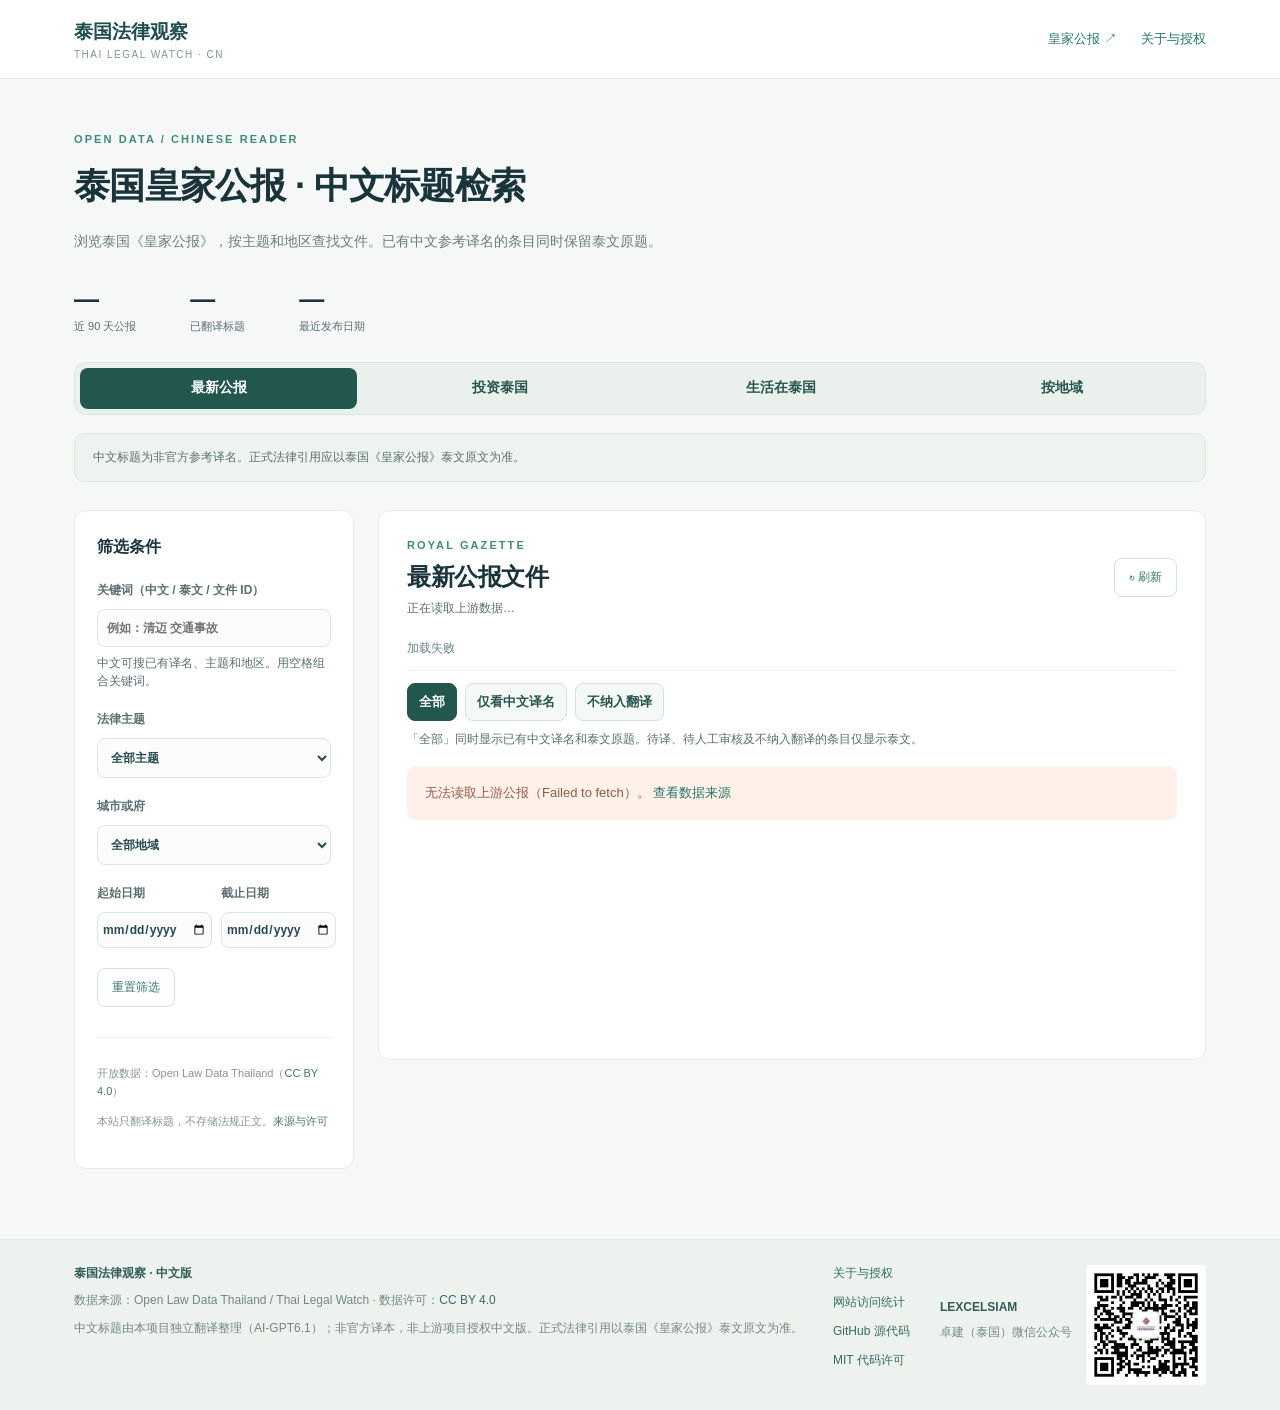
<file: index.html>
<!doctype html>
<html lang="zh-CN">
<head>
<meta charset="utf-8"><meta name="viewport" content="width=device-width,initial-scale=1">
<meta name="description" content="泰国皇家公报法律标题中文阅读版"><title>泰国法律观察｜中文阅读版</title>
<link rel="stylesheet" href="./assets/style.css?v=wechat"><script type="module" src="./assets/app.js?v=glossary"></script>
</head>
<body>
<header><div class="wrap head"><div><strong class="brand">泰国法律观察</strong><small>THAI LEGAL WATCH · CN</small></div><nav><a href="https://ratchakitcha.soc.go.th/" target="_blank" rel="noopener noreferrer">皇家公报 ↗</a><a href="./about.html">关于与授权</a></nav></div></header>
<main class="wrap">
<section class="hero"><div class="eyebrow">OPEN DATA / CHINESE READER</div><h1>泰国皇家公报 · 中文标题检索</h1><p>浏览泰国《皇家公报》，按主题和地区查找文件。已有中文参考译名的条目同时保留泰文原题。</p>
<div class="stats"><div><b id="totalDocs">—</b><span>近 90 天公报</span></div><div><b id="translatedCount">—</b><span>已翻译标题</span></div><div><b id="latestDate">—</b><span>最近发布日期</span></div></div></section>
<nav class="section-nav" aria-label="公报浏览栏目">
  <a href="#gazette" aria-current="page">最新公报</a>
  <a href="#invest">投资泰国</a>
  <a href="#living">生活在泰国</a>
  <a href="#regions">按地域</a>
</nav>
<div class="notice">中文标题为非官方参考译名。正式法律引用应以泰国《皇家公报》泰文原文为准。</div>
<section id="discoveryPanel" class="discovery-panel" aria-labelledby="discoveryTitle" hidden>
  <h2 id="discoveryTitle"></h2>
  <div id="discoveryBody"></div>
</section>
<div class="layout"><aside><div class="pane-title">筛选条件</div><label>关键词（中文 / 泰文 / 文件 ID）<input id="queryInput" type="search" placeholder="例如：清迈 交通事故" aria-describedby="queryHelp"><span id="queryHelp" class="filter-hint">中文可搜已有译名、主题和地区。用空格组合关键词。</span></label><label>法律主题<select id="topicSelect"><option value="">全部主题</option></select></label><label>城市或府<select id="provinceSelect"><option value="">全部地域</option></select></label><div class="dates"><label>起始日期<input id="fromDate" type="date"></label><label>截止日期<input id="toDate" type="date"></label></div><button id="resetButton" class="ghost">重置筛选</button><div class="aside-foot"><p>开放数据：Open Law Data Thailand（<a href="https://creativecommons.org/licenses/by/4.0/" target="_blank" rel="noopener noreferrer">CC BY 4.0</a>）</p><p>本站只翻译标题，不存储法规正文。<a href="./about.html">来源与许可</a></p></div></aside>
<section class="results"><div class="result-head"><div><div class="eyebrow">ROYAL GAZETTE</div><h2 id="resultsTitle">最新公报文件</h2><p id="rangeLabel">正在读取上游数据…</p><p id="updatedLabel"></p></div><button id="refreshButton" class="ghost">↻ 刷新</button></div>
<div class="result-status">
  <span id="statusLabel" role="status">加载中</span>
  <div class="result-counts" id="resultCounts" hidden>
    <span id="countLabel" role="status"></span>
    <span class="scope-help">
      <button class="count-help" type="button" aria-describedby="scope-count-tip" aria-expanded="false">不纳入翻译 <span id="excludedTotal"></span></button>
      <span class="scope-tip" id="scope-count-tip" role="tooltip">不纳入翻译的条目包括人事任免、授衔授勋、个案裁判以及破产和清算个案公告。这些条目保留泰文原题及可用的官方公报链接。</span>
    </span>
    <span id="reviewCount"></span>
  </div>
</div>
<div class="translation-options" role="group" aria-label="翻译显示方式">
  <button type="button" data-translation-mode="all" aria-pressed="true" aria-controls="list">全部</button>
  <button type="button" data-translation-mode="translated" aria-pressed="false" aria-controls="list">仅看中文译名</button>
  <span class="scope-help">
    <button type="button" data-translation-mode="excluded" aria-pressed="false" aria-controls="list" aria-describedby="scope-mode-tip">不纳入翻译</button>
    <span class="scope-tip" id="scope-mode-tip" role="tooltip">不纳入翻译的条目包括人事任免、授衔授勋、个案裁判以及破产和清算个案公告。这些条目保留泰文原题及可用的官方公报链接。</span>
  </span>
</div>
<p class="translation-note">「全部」同时显示已有中文译名和泰文原题。待译、待人工审核及不纳入翻译的条目仅显示泰文。</p>
<div id="errorBox" class="error" hidden></div><div id="list"><p class="loading">正在加载…</p></div><div id="emptyBox" hidden>没有符合条件的记录。</div><div class="more"><button id="moreButton" class="ghost" hidden>加载更多</button></div></section></div>
</main>
<footer><div class="wrap footer-attribution"><div><strong>泰国法律观察 · 中文版</strong><p>数据来源：Open Law Data Thailand / Thai Legal Watch · 数据许可：<a href="https://creativecommons.org/licenses/by/4.0/" target="_blank" rel="noopener noreferrer">CC BY 4.0</a></p><p>中文标题由本项目独立翻译整理（AI-GPT6.1）；非官方译本，非上游项目授权中文版。正式法律引用以泰国《皇家公报》泰文原文为准。</p></div><div class="footer-links"><a href="./about.html">关于与授权</a><a href="./about.html#traffic-summary">网站访问统计</a><a href="https://github.com/zvbo/thai-legal-watch-cn" target="_blank" rel="noopener noreferrer">GitHub 源代码</a><a href="https://github.com/zvbo/thai-legal-watch-cn/blob/main/LICENSE" target="_blank" rel="noopener noreferrer">MIT 代码许可</a></div>
<section class="footer-wechat" aria-label="LEXCELSIAM 微信公众号">
  <div><strong>LEXCELSIAM</strong><p>卓建（泰国）微信公众号</p></div>
  <a class="wechat-qr" href="./assets/lexcelsiam-wechat.jpg">
    <img src="./assets/lexcelsiam-wechat.jpg" width="258" height="258" alt="查看 LEXCELSIAM 微信公众号二维码原图">
  </a>
</section>
</div></footer>
</body></html>
</file>
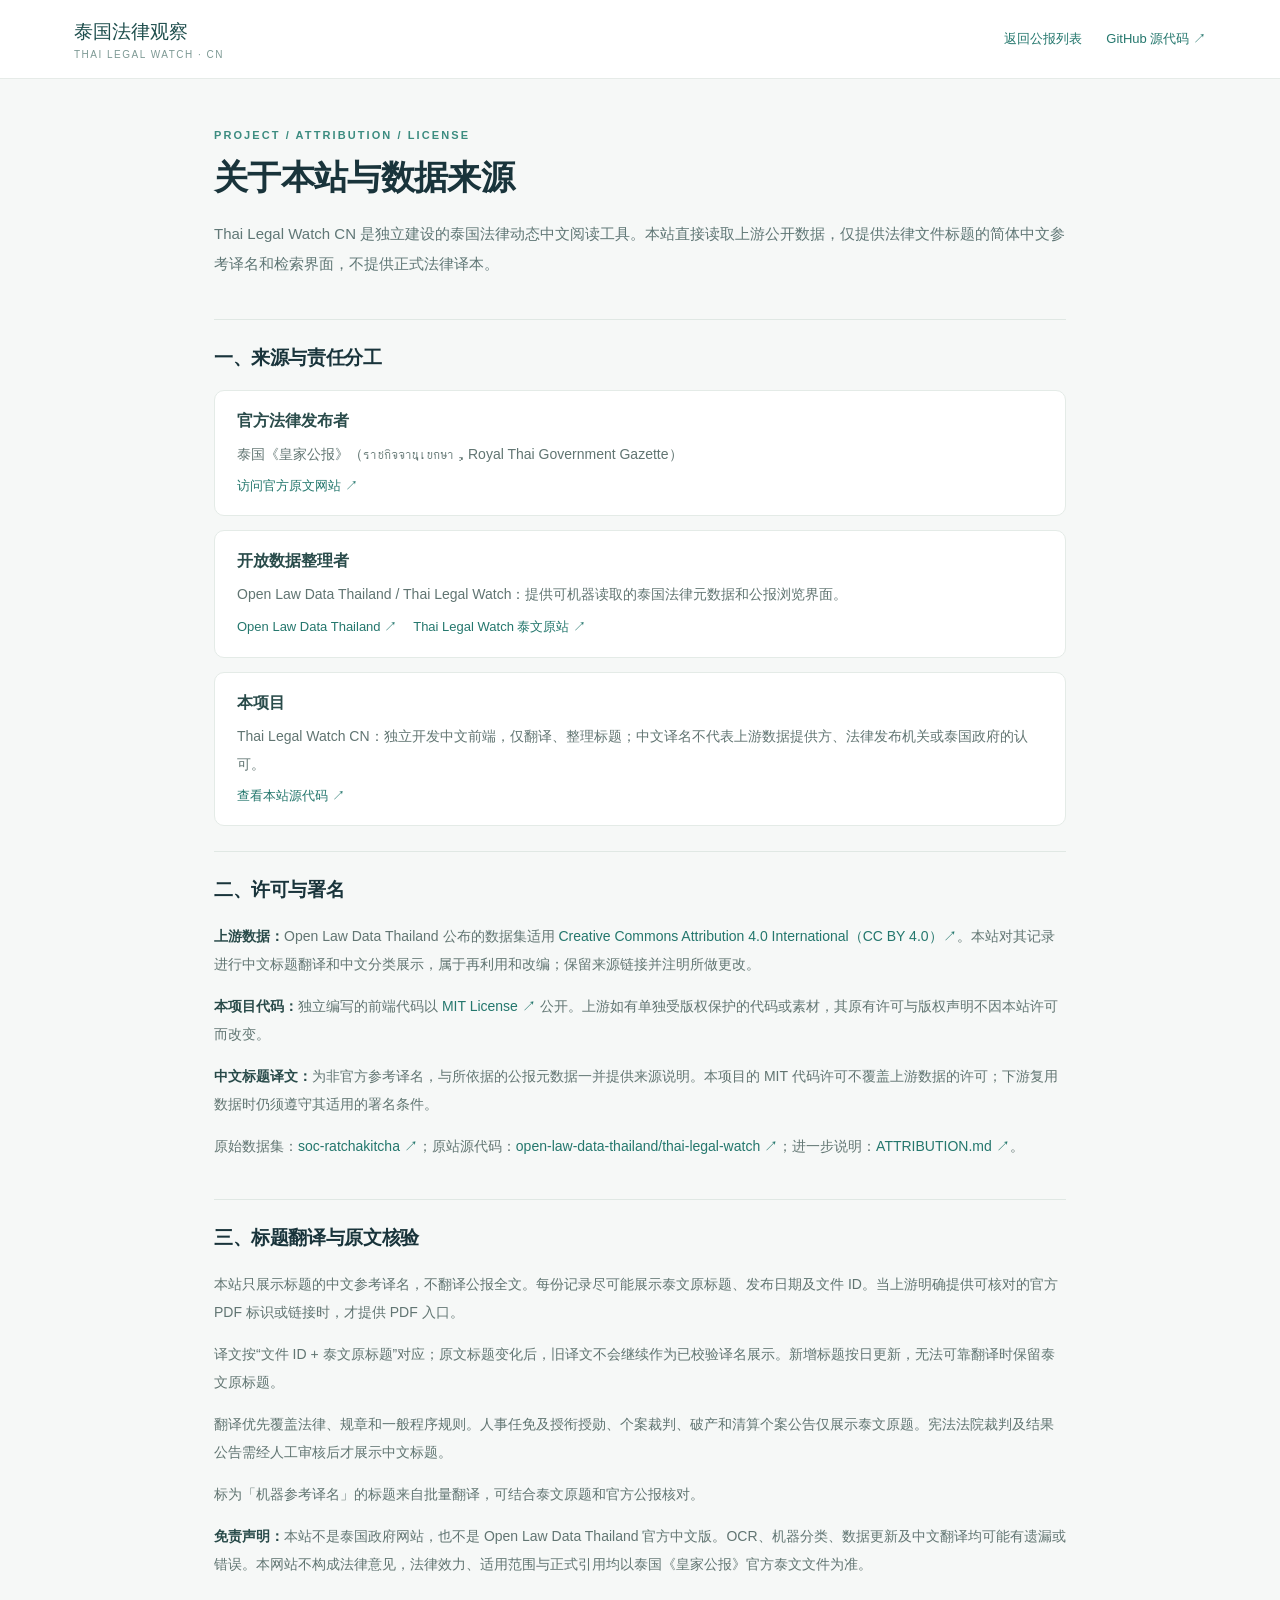
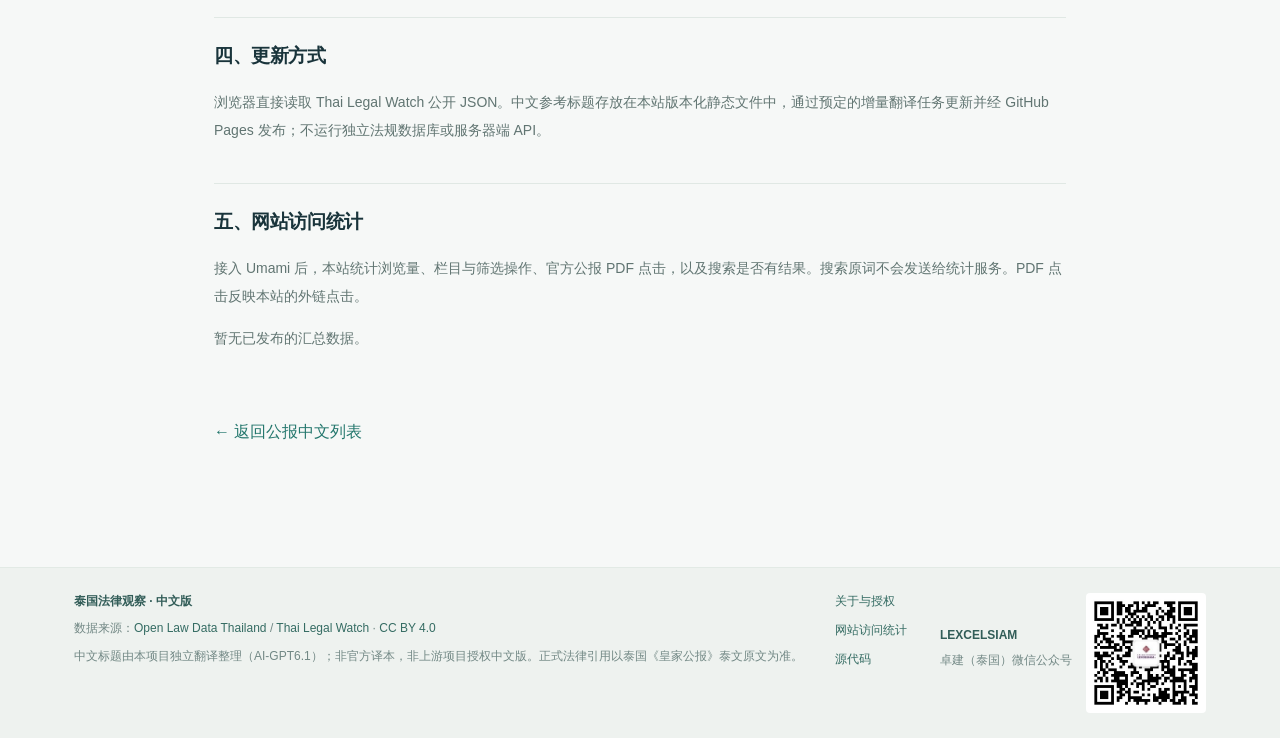
<file: about.html>
<!doctype html>
<html lang="zh-CN">
<head>
<meta charset="utf-8"><meta name="viewport" content="width=device-width,initial-scale=1">
<meta name="description" content="泰国法律观察中文版：项目说明、数据来源、授权及非官方译文声明"><title>关于与授权｜泰国法律观察中文版</title>
<link rel="stylesheet" href="./assets/style.css?v=analytics">
<script type="module" src="./assets/analytics.js?v=1"></script>
</head>
<body>
<header><div class="wrap head"><div><a href="./index.html" class="brand">泰国法律观察</a><small>THAI LEGAL WATCH · CN</small></div><nav><a href="./index.html">返回公报列表</a><a href="https://github.com/zvbo/thai-legal-watch-cn" target="_blank" rel="noopener noreferrer">GitHub 源代码 ↗</a></nav></div></header>
<main class="wrap about-main">
<div class="eyebrow">PROJECT / ATTRIBUTION / LICENSE</div><h1>关于本站与数据来源</h1>
<p class="about-lead">Thai Legal Watch CN 是独立建设的泰国法律动态中文阅读工具。本站直接读取上游公开数据，仅提供法律文件标题的简体中文参考译名和检索界面，不提供正式法律译本。</p>
<section class="about-section"><h2>一、来源与责任分工</h2>
<div class="about-table"><div><strong>官方法律发布者</strong><p>泰国《皇家公报》（ราชกิจจานุเบกษา，Royal Thai Government Gazette）</p><a href="https://ratchakitcha.soc.go.th/" target="_blank" rel="noopener noreferrer">访问官方原文网站 ↗</a></div>
<div><strong>开放数据整理者</strong><p>Open Law Data Thailand / Thai Legal Watch：提供可机器读取的泰国法律元数据和公报浏览界面。</p><a href="https://www.openlawdatathailand.org/" target="_blank" rel="noopener noreferrer">Open Law Data Thailand ↗</a>　<a href="https://thai-legal-watch.openlawdatathailand.org/#/about" target="_blank" rel="noopener noreferrer">Thai Legal Watch 泰文原站 ↗</a></div>
<div><strong>本项目</strong><p>Thai Legal Watch CN：独立开发中文前端，仅翻译、整理标题；中文译名不代表上游数据提供方、法律发布机关或泰国政府的认可。</p><a href="https://github.com/zvbo/thai-legal-watch-cn" target="_blank" rel="noopener noreferrer">查看本站源代码 ↗</a></div></div></section>
<section class="about-section"><h2>二、许可与署名</h2>
<p><strong>上游数据：</strong>Open Law Data Thailand 公布的数据集适用 <a href="https://creativecommons.org/licenses/by/4.0/" target="_blank" rel="noopener noreferrer">Creative Commons Attribution 4.0 International（CC BY 4.0）↗</a>。本站对其记录进行中文标题翻译和中文分类展示，属于再利用和改编；保留来源链接并注明所做更改。</p>
<p><strong>本项目代码：</strong>独立编写的前端代码以 <a href="https://github.com/zvbo/thai-legal-watch-cn/blob/main/LICENSE" target="_blank" rel="noopener noreferrer">MIT License ↗</a> 公开。上游如有单独受版权保护的代码或素材，其原有许可与版权声明不因本站许可而改变。</p>
<p><strong>中文标题译文：</strong>为非官方参考译名，与所依据的公报元数据一并提供来源说明。本项目的 MIT 代码许可不覆盖上游数据的许可；下游复用数据时仍须遵守其适用的署名条件。</p>
<p>原始数据集：<a href="https://huggingface.co/datasets/open-law-data-thailand/soc-ratchakitcha" target="_blank" rel="noopener noreferrer">soc-ratchakitcha ↗</a>；原站源代码：<a href="https://github.com/open-law-data-thailand/thai-legal-watch" target="_blank" rel="noopener noreferrer">open-law-data-thailand/thai-legal-watch ↗</a>；进一步说明：<a href="https://github.com/zvbo/thai-legal-watch-cn/blob/main/ATTRIBUTION.md" target="_blank" rel="noopener noreferrer">ATTRIBUTION.md ↗</a>。</p>
</section>
<section class="about-section"><h2>三、标题翻译与原文核验</h2>
<p>本站只展示标题的中文参考译名，不翻译公报全文。每份记录尽可能展示泰文原标题、发布日期及文件 ID。当上游明确提供可核对的官方 PDF 标识或链接时，才提供 PDF 入口。</p>
<p>译文按“文件 ID + 泰文原标题”对应；原文标题变化后，旧译文不会继续作为已校验译名展示。新增标题按日更新，无法可靠翻译时保留泰文原标题。</p>
<p>翻译优先覆盖法律、规章和一般程序规则。人事任免及授衔授勋、个案裁判、破产和清算个案公告仅展示泰文原题。宪法法院裁判及结果公告需经人工审核后才展示中文标题。</p>
<p>标为「机器参考译名」的标题来自批量翻译，可结合泰文原题和官方公报核对。</p>
<p><strong>免责声明：</strong>本站不是泰国政府网站，也不是 Open Law Data Thailand 官方中文版。OCR、机器分类、数据更新及中文翻译均可能有遗漏或错误。本网站不构成法律意见，法律效力、适用范围与正式引用均以泰国《皇家公报》官方泰文文件为准。</p>
</section>
<section class="about-section"><h2>四、更新方式</h2><p>浏览器直接读取 Thai Legal Watch 公开 JSON。中文参考标题存放在本站版本化静态文件中，通过预定的增量翻译任务更新并经 GitHub Pages 发布；不运行独立法规数据库或服务器端 API。</p></section>
<section class="about-section" id="traffic-summary"><h2>五、网站访问统计</h2>
<p>接入 Umami 后，本站统计浏览量、栏目与筛选操作、官方公报 PDF 点击，以及搜索是否有结果。搜索原词不会发送给统计服务。PDF 点击反映本站的外链点击。</p>
<dl class="stats" hidden>
  <div><dt>统计当日浏览量</dt><dd data-traffic-total="pageviews_today"></dd></div>
  <div><dt>近 30 天浏览量</dt><dd data-traffic-total="pageviews_30d"></dd></div>
  <div><dt>近 30 天官方公报 PDF 点击量</dt><dd data-traffic-total="pdf_clicks_30d"></dd></div>
</dl>
<p data-traffic-status>暂无已发布的汇总数据。</p>
</section>
<p class="about-back"><a href="./index.html">← 返回公报中文列表</a></p>
</main>
<footer><div class="wrap footer-attribution"><div><strong>泰国法律观察 · 中文版</strong><p>数据来源：<a href="https://www.openlawdatathailand.org/" target="_blank" rel="noopener noreferrer">Open Law Data Thailand</a> / <a href="https://thai-legal-watch.openlawdatathailand.org/" target="_blank" rel="noopener noreferrer">Thai Legal Watch</a> · <a href="https://creativecommons.org/licenses/by/4.0/" target="_blank" rel="noopener noreferrer">CC BY 4.0</a></p><p>中文标题由本项目独立翻译整理（AI-GPT6.1）；非官方译本，非上游项目授权中文版。正式法律引用以泰国《皇家公报》泰文原文为准。</p></div><div class="footer-links"><a href="./about.html">关于与授权</a><a href="#traffic-summary">网站访问统计</a><a href="https://github.com/zvbo/thai-legal-watch-cn" target="_blank" rel="noopener noreferrer">源代码</a></div>
<section class="footer-wechat" aria-label="LEXCELSIAM 微信公众号">
  <div><strong>LEXCELSIAM</strong><p>卓建（泰国）微信公众号</p></div>
  <a class="wechat-qr" href="./assets/lexcelsiam-wechat.jpg">
    <img src="./assets/lexcelsiam-wechat.jpg" width="258" height="258" alt="查看 LEXCELSIAM 微信公众号二维码原图">
  </a>
</section>
</div></footer>
</body></html>
</file>
<file: assets/style.css>
:root{font-family:Inter,-apple-system,BlinkMacSystemFont,"PingFang SC","Microsoft YaHei",sans-serif;background:#f6f8f7;color:#19343b}*{box-sizing:border-box}body{margin:0}a{color:#24776d;text-decoration:none}a:hover{text-decoration:underline}button,input,select{font:inherit}.wrap{max-width:1180px;padding:0 24px;margin:auto}header{background:#fff;border-bottom:1px solid #e6ebe8}.head{height:78px;display:flex;justify-content:space-between;align-items:center;gap:20px}.brand{font-size:19px;color:#1e4e4d}.head small{display:block;font-size:10px;letter-spacing:.15em;color:#7d9994;margin-top:4px}nav{display:flex;gap:24px;font-size:13px}h1,h2,h3{letter-spacing:-.02em}.hero{padding:54px 0 28px}.eyebrow{font-size:11px;font-weight:800;letter-spacing:.19em;color:#3c8c80}.hero h1{font-size:36px;margin:17px 0}.hero p{line-height:1.9;font-size:14px;color:#6b7d80}.stats{display:flex;gap:54px;margin-top:30px}.stats>div{display:flex;flex-direction:column;gap:5px}.stats b{font-size:25px}.stats span{color:#8a9c9c;font-size:11px}.notice{background:#edf4f0;border:1px solid #dae8dd;padding:15px 18px;margin:12px 0 28px;border-radius:10px;font-size:12px;color:#587366}.layout{display:grid;grid-template-columns:280px minmax(0,1fr);gap:24px;align-items:start}aside,.results{background:#fff;border:1px solid #e6ebe9;border-radius:12px}aside{padding:26px 22px}.pane-title{font-size:16px;font-weight:750;margin-bottom:24px}aside label{display:block;color:#5b7072;font-size:12px;margin:0 0 20px;font-weight:650}input,select{display:block;width:100%;margin-top:10px;padding:11px 9px;border:1px solid #dbe6e3;background:#fbfcfb;border-radius:8px;min-width:0;color:#284b52;font-size:12px}.dates{display:grid;grid-template-columns:1fr 1fr;gap:9px}.dates input{padding:9px 4px}.ghost{padding:10px 14px;background:#fff;border:1px solid #d1e2de;color:#39796d;border-radius:8px;cursor:pointer;font-size:12px}.ghost:hover{background:#f1f8f5}.aside-foot{font-size:11px;color:#859594;line-height:1.7;border-top:1px solid #edf1ef;margin-top:30px;padding-top:15px}.results{padding:28px;min-height:550px}.result-head{display:flex;align-items:center;justify-content:space-between;gap:12px}.result-head h2{font-size:24px;margin:10px 0 7px}.result-head p{font-size:12px;color:#839497;margin:0}.result-status{display:flex;justify-content:space-between;font-size:12px;color:#6c8587;padding:23px 0 13px;border-bottom:1px solid #eaf0ed;gap:12px}.day-heading{background:#f4f8f6;padding:10px;margin-top:18px;font-size:12px;font-weight:750;color:#567e79;border-radius:6px}.result-row{border-bottom:1px solid #edf1ef;padding:22px 0}.meta{display:flex;gap:9px;flex-wrap:wrap;font-size:11px;color:#788e90}.chip{background:#eef5f1;border-radius:5px;padding:3px 7px;color:#48776d}.pending{background:#f1f3f4;color:#879294}.result-row h3{font-size:16px;line-height:1.6;margin:13px 0 8px}.thai{color:#8b999a;font-size:12px;line-height:1.7;overflow-wrap:anywhere}.links{display:flex;gap:20px;flex-wrap:wrap;font-size:12px;margin-top:15px}.links span{color:#a3aead;font-size:10px}.more{text-align:center;padding:20px}.error{background:#fff0e8;color:#925c46;padding:18px;margin-top:18px;border-radius:8px;font-size:13px}#emptyBox{text-align:center;color:#83999a;padding:40px 0}.loading{color:#809193}footer{margin-top:70px;background:#eef2ef;border-top:1px solid #e2eae5;color:#728885;font-size:12px;padding:25px 0}footer .wrap{display:flex;justify-content:space-between;align-items:center;gap:20px}[hidden]{display:none!important}@media(max-width:810px){.layout{grid-template-columns:1fr}aside{display:grid;grid-template-columns:1fr 1fr;gap:0 20px}.pane-title,.aside-foot{grid-column:1/-1}}@media(max-width:550px){.wrap{padding:0 16px}.hero{padding-top:34px}.hero h1{font-size:28px}.stats{gap:18px;justify-content:space-between}.stats b{font-size:21px}.stats span{font-size:10px}aside{display:block}.results{padding:17px}nav{gap:11px;font-size:11px}.head{height:69px}.result-head h2{font-size:20px}footer .wrap{display:block}}
/* Attribution and about page */
footer a{color:#356c63}footer .footer-attribution{display:flex;justify-content:space-between;align-items:flex-start;gap:28px}footer .footer-attribution p{line-height:1.7;margin:8px 0}footer .footer-attribution strong{color:#325d58}.footer-links{display:flex;flex-direction:column;gap:12px;flex-shrink:0}.source-notes{font-size:11px;line-height:1.5;color:#849694;margin:10px 0}.aside-foot a{color:#48776d}.about-main{max-width:900px;padding-top:50px;padding-bottom:38px}.about-main h1{font-size:34px;margin:14px 0 18px}.about-lead{font-size:15px;color:#607776;line-height:2;margin-bottom:40px}.about-section{padding:25px 0;border-top:1px solid #e0e8e4}.about-section h2{font-size:19px;margin:0 0 19px}.about-section p{color:#617572;line-height:2;font-size:14px}.about-section strong{color:#294b4a}.about-table{display:grid;gap:14px}.about-table>div{padding:20px 22px;background:#fff;border:1px solid #e4ebe7;border-radius:10px}.about-table p{margin:8px 0}.about-table a{font-size:13px}.about-back{padding-top:15px}@media(max-width:810px){footer .footer-attribution{flex-direction:column}.footer-links{flex-direction:row;flex-wrap:wrap}.about-main{padding-top:35px}}@media(max-width:550px){.about-main h1{font-size:27px}nav{flex-wrap:wrap;justify-content:flex-end}footer .footer-attribution{display:block}.footer-links{margin-top:15px}}

/* Gazette results */
.result-head p + p { margin-top: 5px; }
.result-head p:empty { display: none; }
.result-head p, .stats span, .source-notes { color: #596f70; }
.result-status { flex-wrap: wrap; }
.day-heading { margin-bottom: 0; }
.meta { align-items: center; color: #596f70; }
.pending { color: #59676a; }
.result-row h3 { overflow-wrap: anywhere; }
.thai { color: #4f6366; font-size: 14px; }
.links { align-items: baseline; gap: 8px 18px; }
.links span { color: #596f70; font-size: 11px; font-variant-numeric: tabular-nums; }
.ghost:disabled { opacity: .65; cursor: wait; }
@media (max-width: 550px) {
  .head small { white-space: nowrap; font-size: 9px; letter-spacing: .08em; }
  .hero { padding: 26px 0 17px; }
  .hero h1 { font-size: 25px; margin: 11px 0; }
  .hero p { line-height: 1.65; }
  .stats { margin-top: 21px; }
  .notice { padding: 11px 14px; margin-bottom: 18px; }
  aside { padding: 18px 16px; }
  aside label { margin-bottom: 14px; }
  .pane-title { margin-bottom: 14px; }
  .aside-foot { display: none; }
  aside input, aside select { font-size: 16px; font-weight: 400; }
  .dates { grid-template-columns: repeat(2, minmax(0, 1fr)); }
}

/* Browse the Gazette */
.section-nav {
  display: grid;
  grid-template-columns: repeat(4, minmax(0, 1fr));
  gap: 4px;
  padding: 5px;
  background: #eaf1ed;
  border: 1px solid #dbe6e0;
  border-radius: 12px;
}
.section-nav a, .discovery-options a {
  display: inline-flex;
  align-items: center;
  justify-content: center;
  min-height: 41px;
  padding: 8px 12px;
  border-radius: 8px;
  color: #28554f;
  font-size: 14px;
  font-weight: 650;
  text-align: center;
}
.section-nav a:hover, .discovery-options a:hover {
  background: #f5faf7;
  text-decoration: none;
}
.section-nav a[aria-current="page"], .discovery-options a[aria-current="page"] {
  background: #22574d;
  color: #fff;
}
.section-nav + .notice { margin-top: 18px; }
.discovery-panel {
  padding: 24px 28px;
  margin-bottom: 20px;
  border: 1px solid #dbe6e0;
  border-radius: 12px;
  background: #fff;
}
.discovery-panel h2 { margin: 0; font-size: 24px; }
.discovery-intro { margin: 10px 0 15px; color: #435e60; line-height: 1.65; }
.discovery-note { margin: 12px 0; color: #596f70; font-size: 13px; line-height: 1.6; }
.discovery-options { display: flex; flex-wrap: wrap; justify-content: flex-start; gap: 7px; }
.discovery-options a {
  border: 1px solid #dbe6e0;
  font-size: 13px;
  background: #f4f8f6;
}
.lens-chip { background: #e5f1ec; color: #27594d; }
@media (max-width: 550px) {
  .hero h1 { text-wrap: balance; }
  .section-nav { grid-template-columns: repeat(2, minmax(0, 1fr)); }
  .section-nav a { padding-inline: 4px; font-size: 13px; }
  .discovery-panel { padding: 17px; }
  .discovery-panel h2 { font-size: 21px; }
}

.filter-hint {
  display: block;
  margin-top: 7px;
  color: #596f70;
  font-weight: 400;
  line-height: 1.55;
}
.footer-wechat {
  display: flex;
  align-items: center;
  gap: 14px;
  flex: 0 0 auto;
}
.wechat-qr img {
  display: block;
  width: 120px;
  height: auto;
  border-radius: 4px;
}
@media (max-width: 550px) {
  .footer-wechat { justify-content: space-between; margin-top: 20px; padding-top: 16px; border-top: 1px solid #d9e4dc; }
}

.result-counts, .translation-options {
  display: flex;
  align-items: center;
  flex-wrap: wrap;
  gap: 6px;
}
.result-counts > :not(:first-child)::before { content: '·'; margin-right: 6px; }
.translation-options { gap: 8px; margin-top: 12px; }
.translation-options button {
  min-height: 38px;
  padding: 6px 11px;
  border: 1px solid #d1e2de;
  border-radius: 8px;
  background: #f4f8f6;
  color: #28554f;
  font-size: 13px;
  font-weight: 650;
  cursor: pointer;
}
.translation-options button[aria-pressed="true"] {
  border-color: #22574d;
  background: #22574d;
  color: #fff;
}
.translation-note { margin: 9px 0 0; color: #596f70; font-size: 12px; line-height: 1.55; }
.scope-help { position: relative; }
.count-help {
  padding: 2px 0;
  border: 0;
  background: transparent;
  color: #28554f;
  font: inherit;
  text-decoration: underline dotted;
  text-underline-offset: 3px;
  cursor: help;
}
.scope-tip {
  position: absolute;
  z-index: 1;
  top: 100%;
  right: 0;
  width: min(240px, calc(100vw - 48px));
  padding: 10px 12px;
  border: 1px solid #d1e2de;
  border-radius: 8px;
  background: #fff;
  color: #284b52;
  box-shadow: 0 4px 14px #19343b24;
  font-size: 12px;
  font-weight: 400;
  line-height: 1.55;
  visibility: hidden;
}
.scope-help:not([data-dismissed="true"]):is(:has(button:focus-visible), [data-open="true"]) .scope-tip {
  visibility: visible;
}
@media (hover: hover) {
  .scope-help:not([data-dismissed="true"]):hover .scope-tip { visibility: visible; }
}
@media (max-width: 550px) {
  .result-counts .scope-help { position: static; }
  .result-counts { position: relative; }
  .translation-options { position: relative; }
  .translation-options .scope-help { position: static; }
  .scope-tip { right: auto; left: 0; }
}

#traffic-summary .stats { flex-wrap: wrap; gap: 14px 28px; margin-top: 18px; }
#traffic-summary dt { font-size: 12px; }
#traffic-summary dd { margin: 0; font-size: 22px; font-weight: 750; }
</file>
